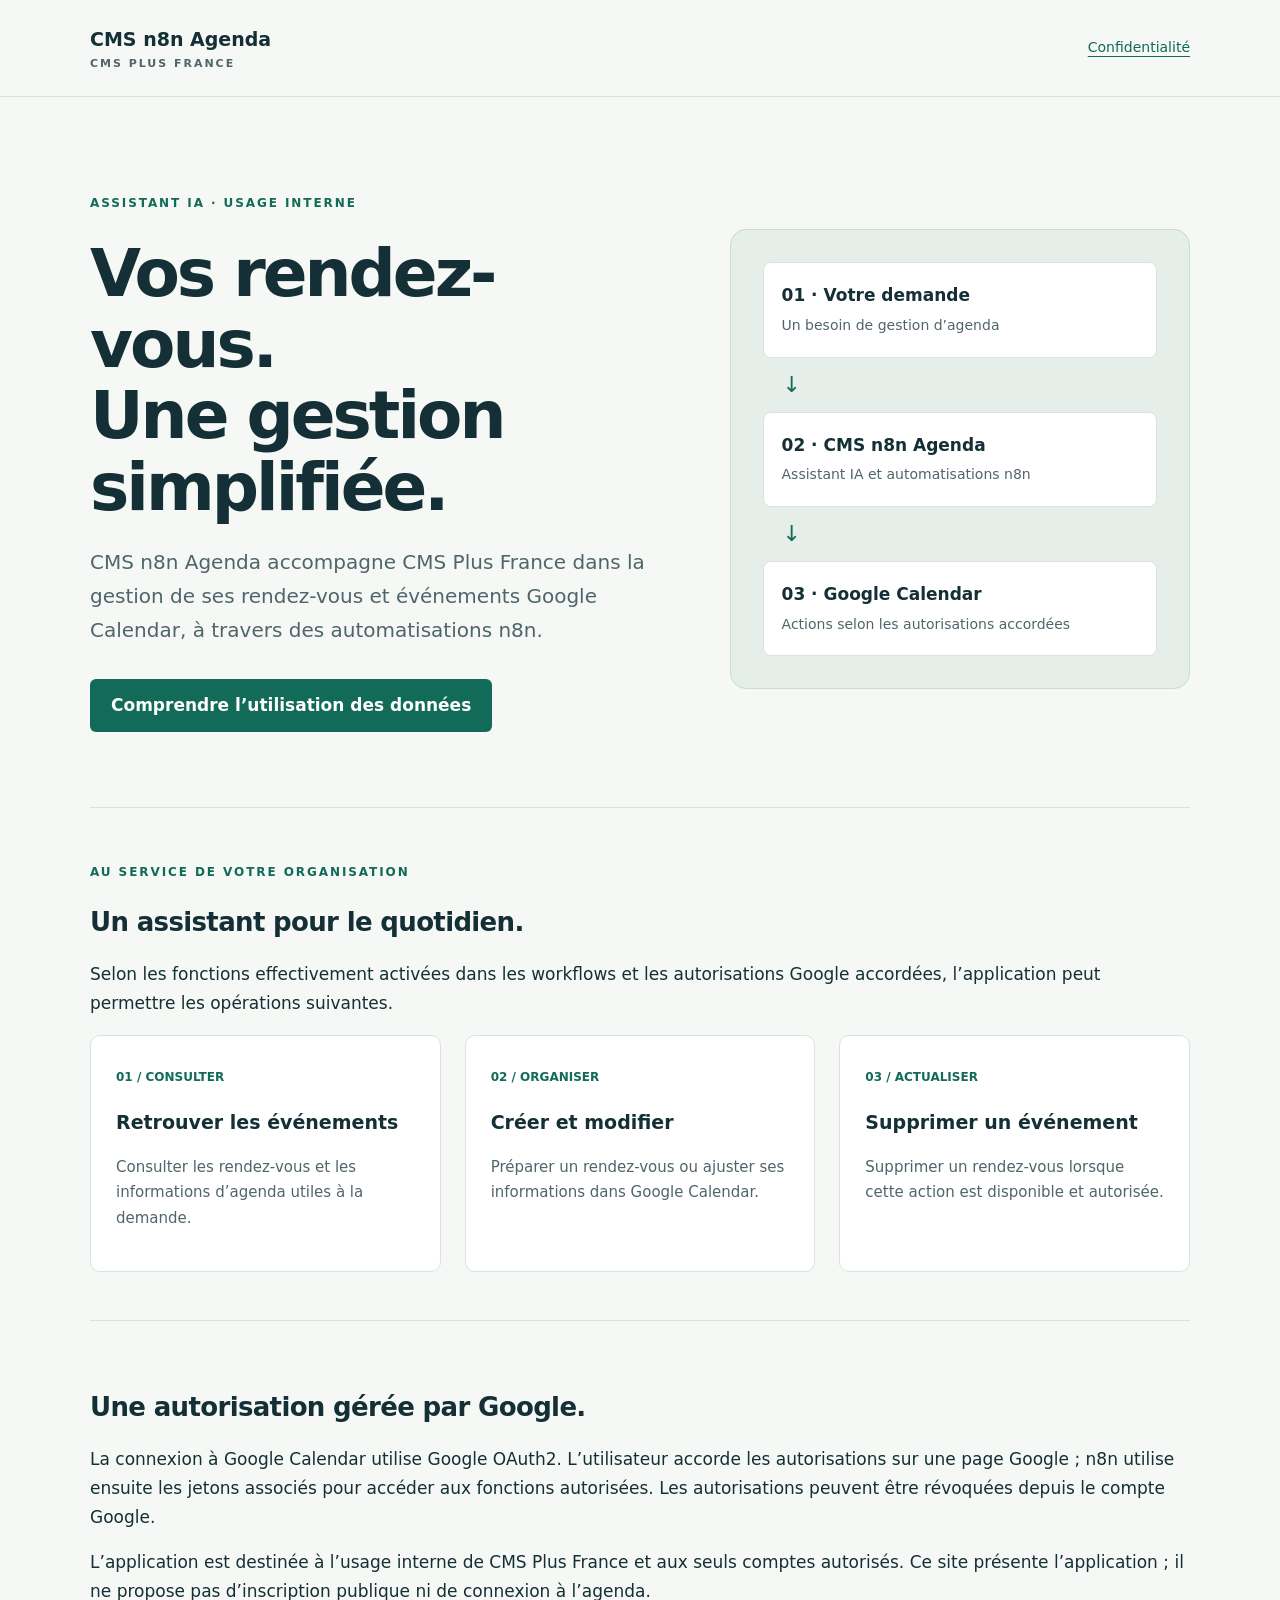
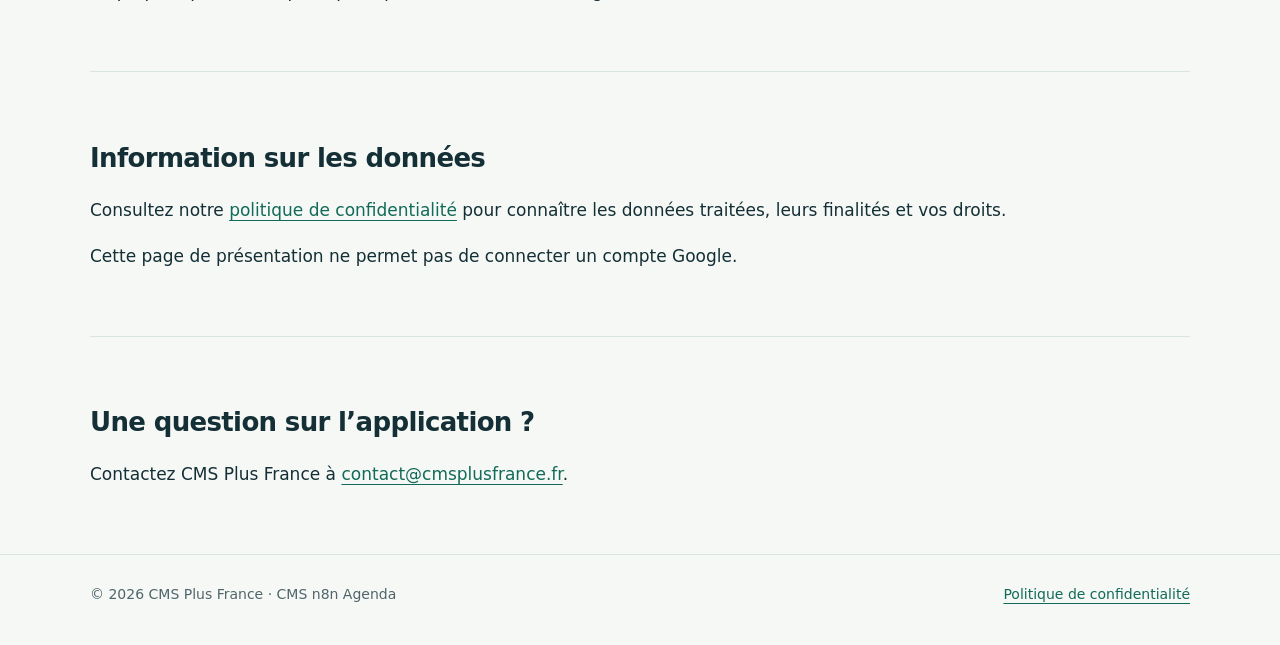
<file: index.html>
<!doctype html>
<html lang="fr">
<head><meta charset="utf-8"><meta name="viewport" content="width=device-width, initial-scale=1"><meta name="description" content="CMS n8n Agenda, assistant IA interne de CMS Plus France pour gérer les rendez-vous Google Calendar des comptes autorisés."><title>CMS n8n Agenda — CMS Plus France</title><link rel="stylesheet" href="styles.css"></head>
<body>
<a class="skip" href="#contenu">Aller au contenu</a>
<header><nav class="wrap" aria-label="Navigation principale"><a class="brand" href="index.html">CMS n8n Agenda<small>CMS Plus France</small></a><a href="/privacy.html">Confidentialité</a></nav></header>
<main id="contenu" class="wrap">
<section class="hero" aria-labelledby="titre"><div><span class="eyebrow">Assistant IA · Usage interne</span><h1 id="titre">Vos rendez-vous.<br>Une gestion simplifiée.</h1><p class="intro">CMS n8n Agenda accompagne CMS Plus France dans la gestion de ses rendez-vous et événements Google Calendar, à travers des automatisations n8n.</p><a class="button" href="/privacy.html">Comprendre l’utilisation des données</a></div><div class="diagram" aria-label="Fonctionnement : demande interne, automatisation n8n, Google Calendar"><div class="node"><strong>01 · Votre demande</strong><span>Un besoin de gestion d’agenda</span></div><div class="arrow" aria-hidden="true">↓</div><div class="node"><strong>02 · CMS n8n Agenda</strong><span>Assistant IA et automatisations n8n</span></div><div class="arrow" aria-hidden="true">↓</div><div class="node"><strong>03 · Google Calendar</strong><span>Actions selon les autorisations accordées</span></div></div></section>
<section class="section" aria-labelledby="fonctions"><span class="eyebrow">Au service de votre organisation</span><h2 id="fonctions">Un assistant pour le quotidien.</h2><p>Selon les fonctions effectivement activées dans les workflows et les autorisations Google accordées, l’application peut permettre les opérations suivantes.</p><div class="grid"><article class="card"><span class="number">01 / CONSULTER</span><h3>Retrouver les événements</h3><p>Consulter les rendez-vous et les informations d’agenda utiles à la demande.</p></article><article class="card"><span class="number">02 / ORGANISER</span><h3>Créer et modifier</h3><p>Préparer un rendez-vous ou ajuster ses informations dans Google Calendar.</p></article><article class="card"><span class="number">03 / ACTUALISER</span><h3>Supprimer un événement</h3><p>Supprimer un rendez-vous lorsque cette action est disponible et autorisée.</p></article></div></section>
<section class="section"><h2>Une autorisation gérée par Google.</h2><p>La connexion à Google Calendar utilise Google OAuth2. L’utilisateur accorde les autorisations sur une page Google ; n8n utilise ensuite les jetons associés pour accéder aux fonctions autorisées. Les autorisations peuvent être révoquées depuis le compte Google.</p><p>L’application est destinée à l’usage interne de CMS Plus France et aux seuls comptes autorisés. Ce site présente l’application ; il ne propose pas d’inscription publique ni de connexion à l’agenda.</p></section>
<section class="section" id="donnees"><h2>Information sur les données</h2><p>Consultez notre <a href="/privacy.html">politique de confidentialité</a> pour connaître les données traitées, leurs finalités et vos droits.</p><p>Cette page de présentation ne permet pas de connecter un compte Google.</p></section>
<section class="section"><h2>Une question sur l’application ?</h2><p>Contactez CMS Plus France à <a href="mailto:contact@cmsplusfrance.fr">contact@cmsplusfrance.fr</a>.</p></section>
</main><footer><div class="wrap footer-row"><span>© 2026 CMS Plus France · CMS n8n Agenda</span><a href="/privacy.html">Politique de confidentialité</a></div></footer>
</body></html>
</file>
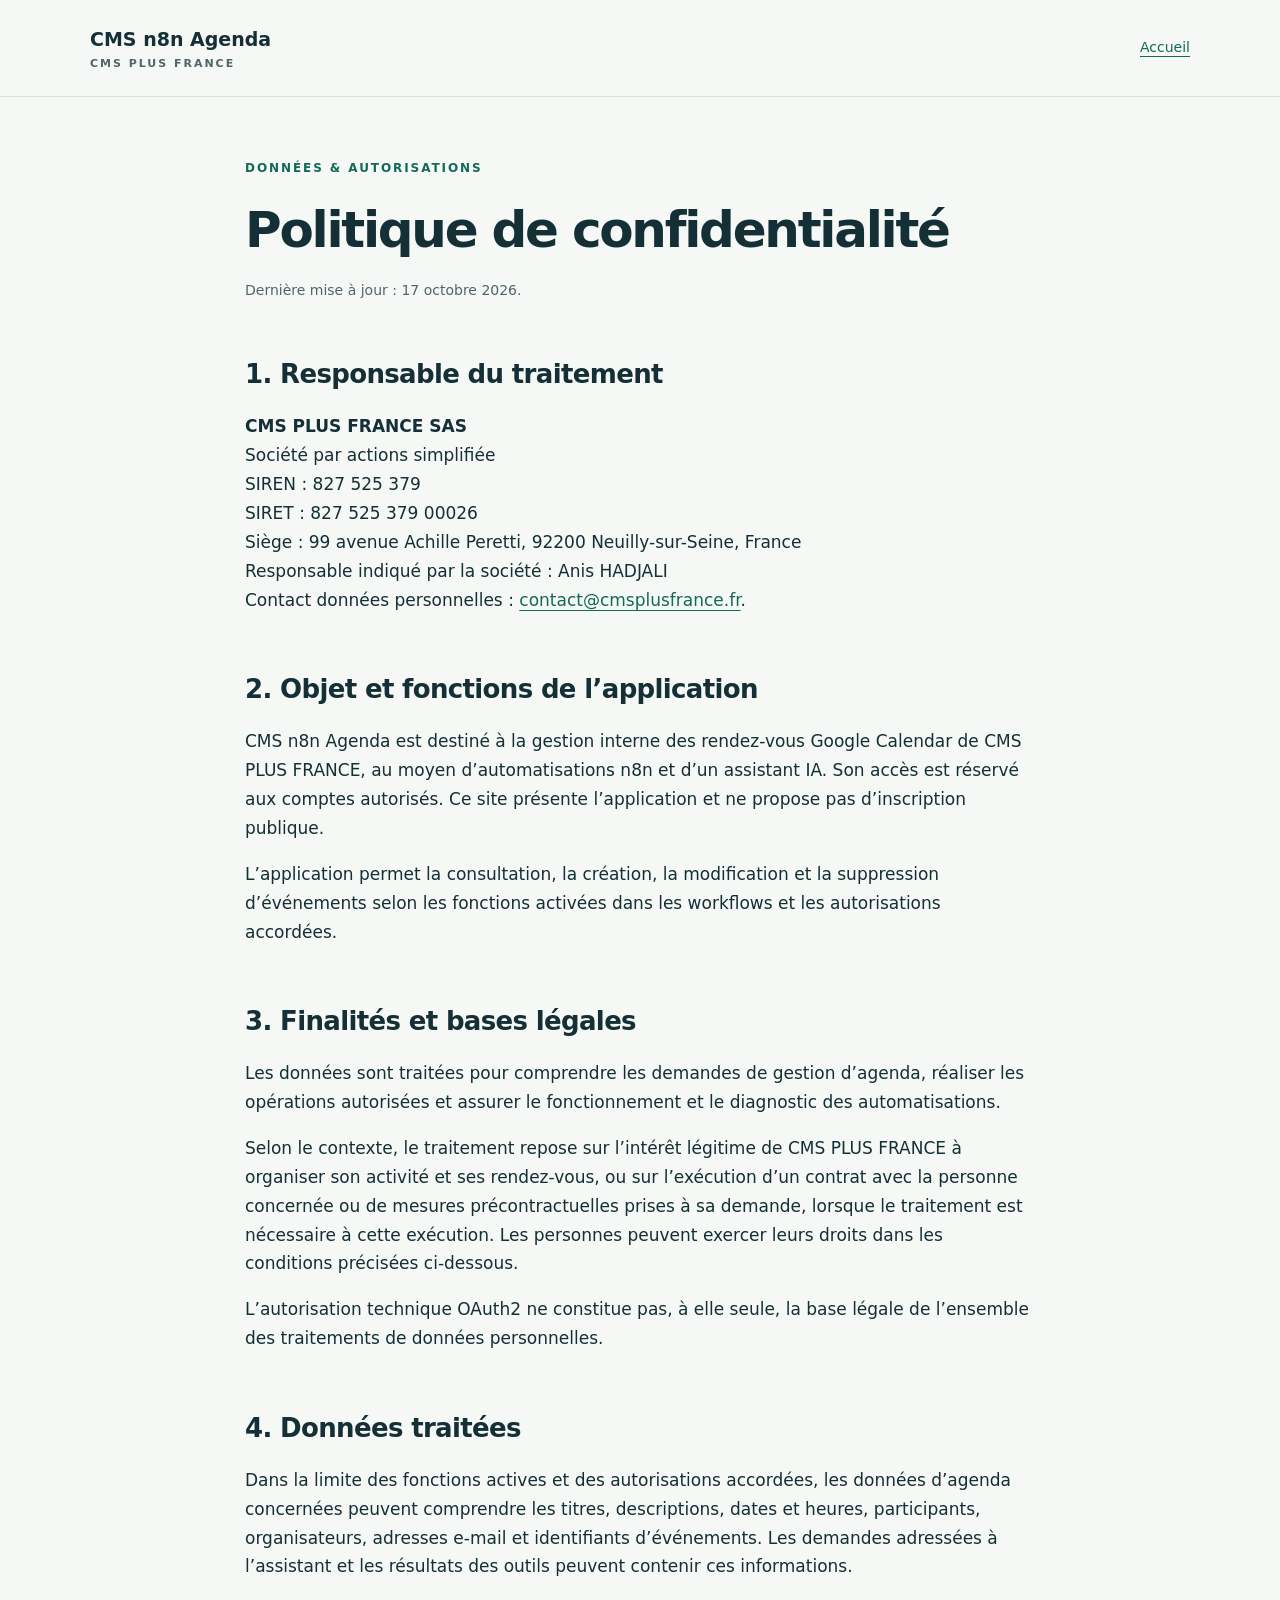
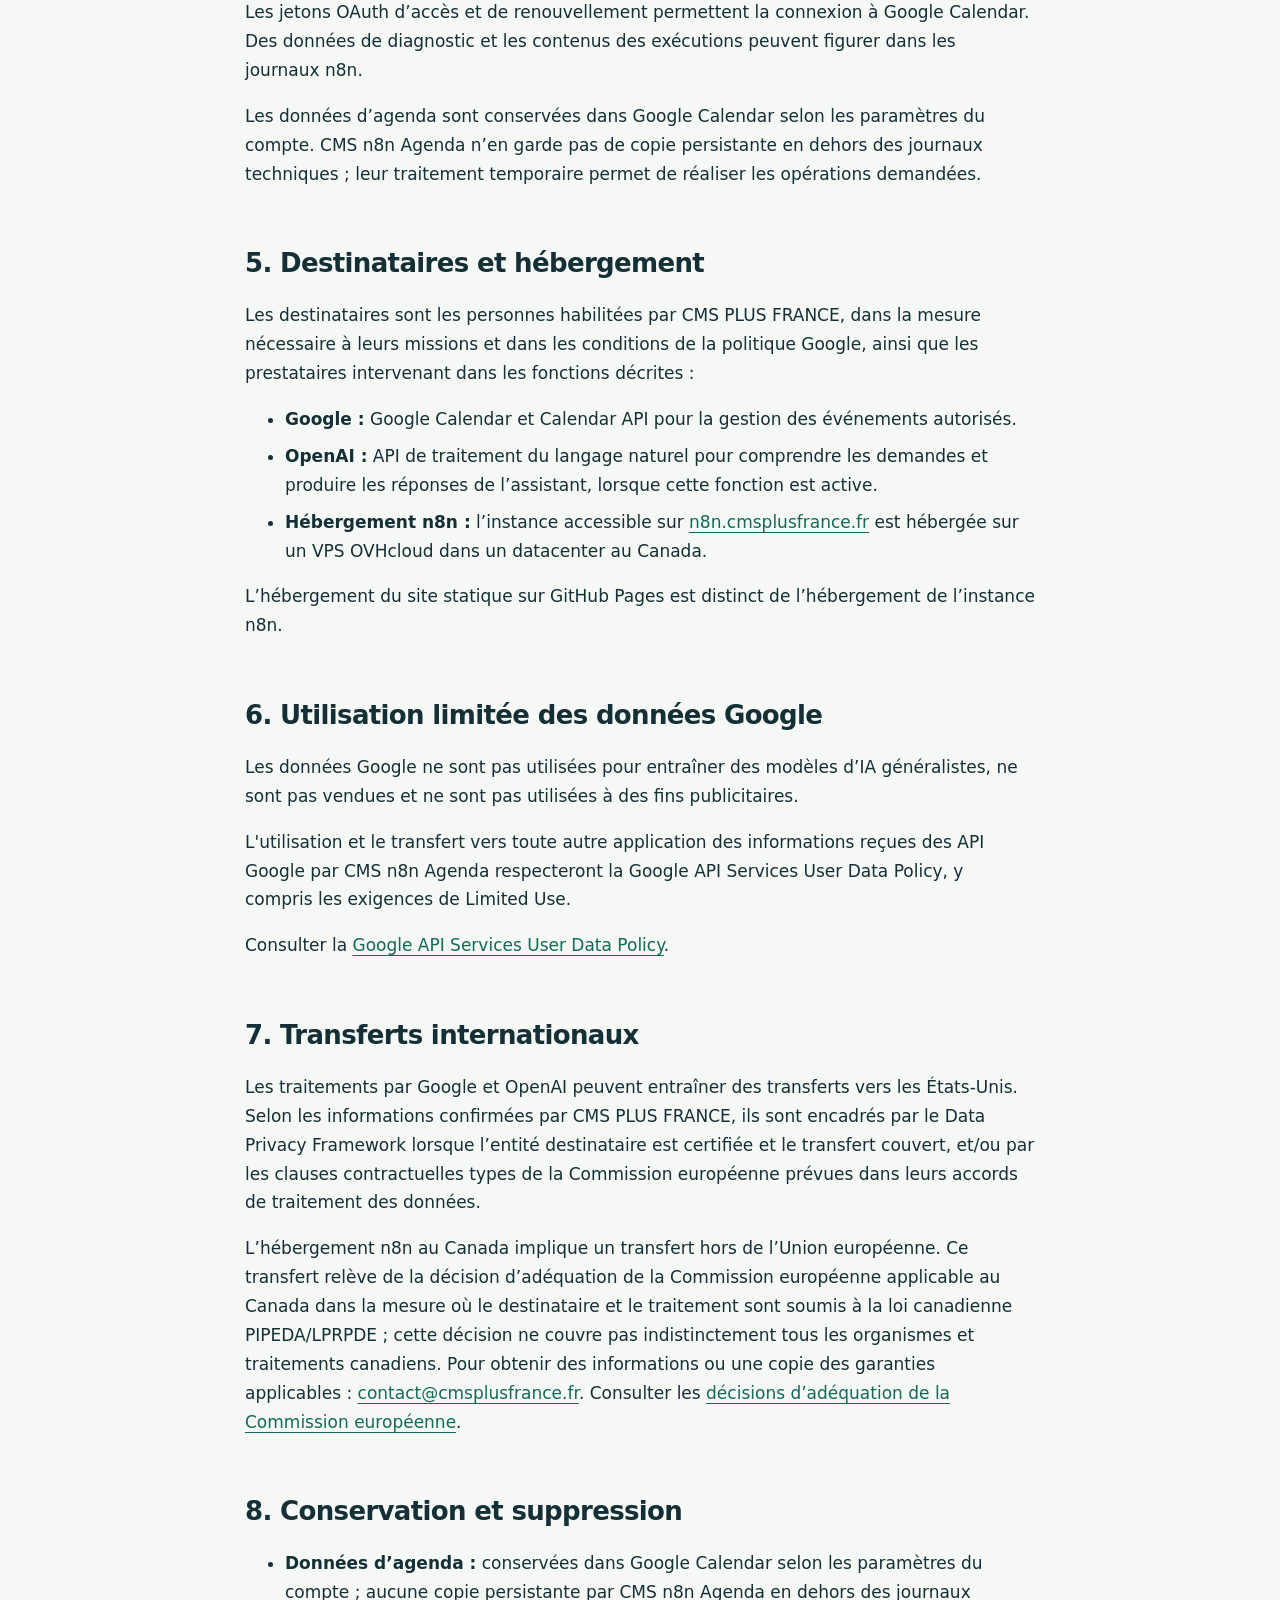
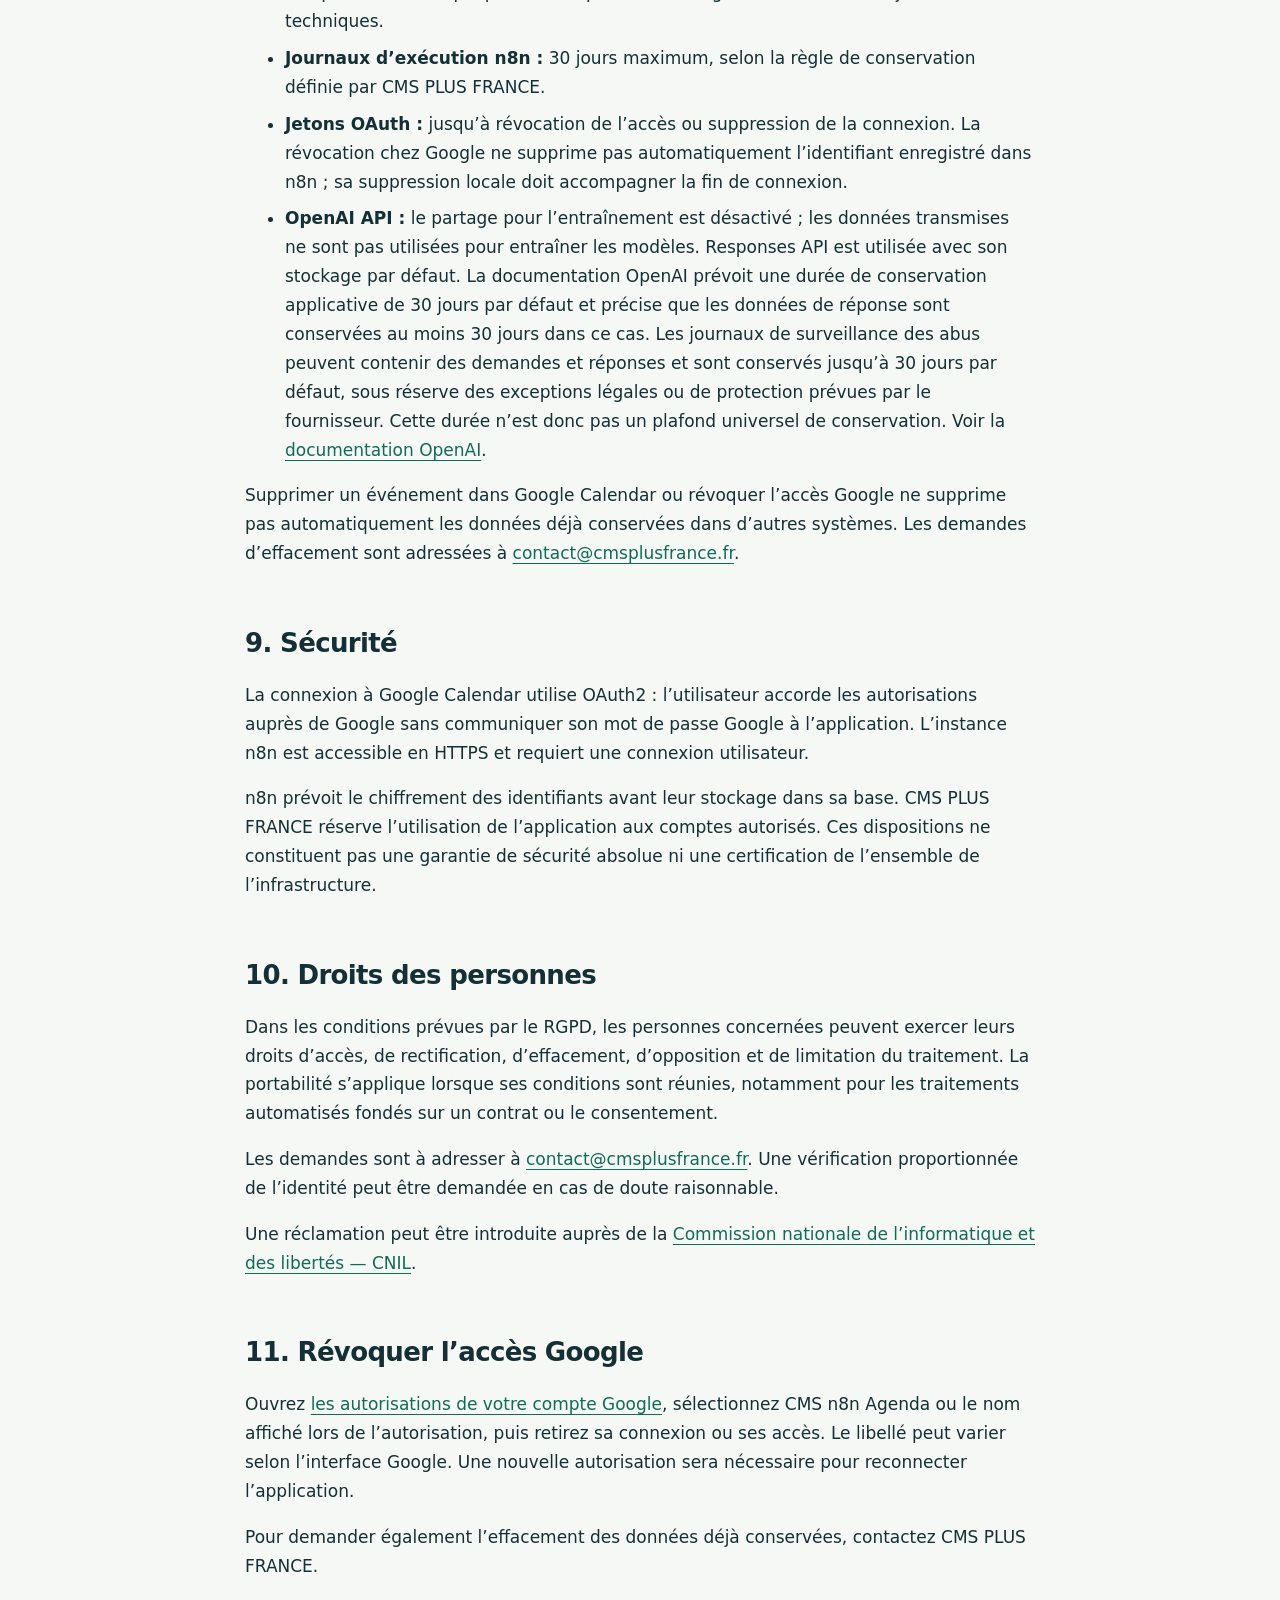
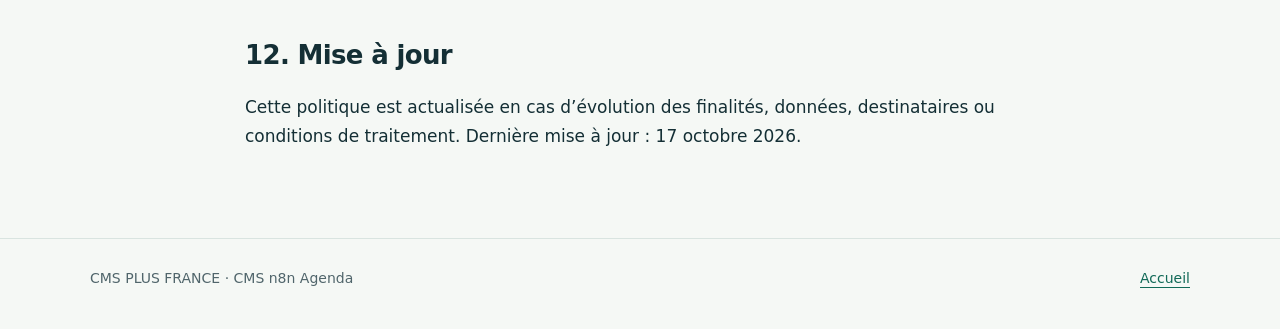
<file: privacy.html>
<!doctype html>
<html lang="fr">
<head>
<meta charset="utf-8">
<meta name="viewport" content="width=device-width, initial-scale=1">
<meta name="description" content="Politique de confidentialité de CMS n8n Agenda — CMS PLUS FRANCE SAS.">
<title>Confidentialité — CMS n8n Agenda</title>
<link rel="stylesheet" href="styles.css">
</head>
<body>
<a class="skip" href="#contenu">Aller au contenu</a>
<header><nav class="wrap" aria-label="Navigation principale"><a class="brand" href="index.html">CMS n8n Agenda<small>CMS PLUS FRANCE</small></a><a href="index.html">Accueil</a></nav></header>
<main id="contenu" class="wrap prose">
<span class="eyebrow">Données & autorisations</span>
<h1>Politique de confidentialité</h1>
<p class="meta">Dernière mise à jour : <time datetime="2026-10-17">17 octobre 2026</time>.</p>

<section><h2>1. Responsable du traitement</h2>
<p><strong>CMS PLUS FRANCE SAS</strong><br>
Société par actions simplifiée<br>
SIREN : 827 525 379<br>
SIRET : 827 525 379 00026<br>
Siège : 99 avenue Achille Peretti, 92200 Neuilly-sur-Seine, France<br>
Responsable indiqué par la société : Anis HADJALI<br>
Contact données personnelles : <a href="mailto:contact@cmsplusfrance.fr">contact@cmsplusfrance.fr</a>.</p>
</section>

<section><h2>2. Objet et fonctions de l’application</h2>
<p>CMS n8n Agenda est destiné à la gestion interne des rendez-vous Google Calendar de CMS PLUS FRANCE, au moyen d’automatisations n8n et d’un assistant IA. Son accès est réservé aux comptes autorisés. Ce site présente l’application et ne propose pas d’inscription publique.</p>
<p>L’application permet la consultation, la création, la modification et la suppression d’événements selon les fonctions activées dans les workflows et les autorisations accordées.</p>
</section>

<section><h2>3. Finalités et bases légales</h2>
<p>Les données sont traitées pour comprendre les demandes de gestion d’agenda, réaliser les opérations autorisées et assurer le fonctionnement et le diagnostic des automatisations.</p>
<p>Selon le contexte, le traitement repose sur l’intérêt légitime de CMS PLUS FRANCE à organiser son activité et ses rendez-vous, ou sur l’exécution d’un contrat avec la personne concernée ou de mesures précontractuelles prises à sa demande, lorsque le traitement est nécessaire à cette exécution. Les personnes peuvent exercer leurs droits dans les conditions précisées ci-dessous.</p>
<p>L’autorisation technique OAuth2 ne constitue pas, à elle seule, la base légale de l’ensemble des traitements de données personnelles.</p>
</section>

<section><h2>4. Données traitées</h2>
<p>Dans la limite des fonctions actives et des autorisations accordées, les données d’agenda concernées peuvent comprendre les titres, descriptions, dates et heures, participants, organisateurs, adresses e-mail et identifiants d’événements. Les demandes adressées à l’assistant et les résultats des outils peuvent contenir ces informations.</p>
<p>Les jetons OAuth d’accès et de renouvellement permettent la connexion à Google Calendar. Des données de diagnostic et les contenus des exécutions peuvent figurer dans les journaux n8n.</p>
<p>Les données d’agenda sont conservées dans Google Calendar selon les paramètres du compte. CMS n8n Agenda n’en garde pas de copie persistante en dehors des journaux techniques ; leur traitement temporaire permet de réaliser les opérations demandées.</p>
</section>

<section><h2>5. Destinataires et hébergement</h2>
<p>Les destinataires sont les personnes habilitées par CMS PLUS FRANCE, dans la mesure nécessaire à leurs missions et dans les conditions de la politique Google, ainsi que les prestataires intervenant dans les fonctions décrites :</p>
<ul>
<li><strong>Google :</strong> Google Calendar et Calendar API pour la gestion des événements autorisés.</li>
<li><strong>OpenAI :</strong> API de traitement du langage naturel pour comprendre les demandes et produire les réponses de l’assistant, lorsque cette fonction est active.</li>
<li><strong>Hébergement n8n :</strong> l’instance accessible sur <a href="https://n8n.cmsplusfrance.fr">n8n.cmsplusfrance.fr</a> est hébergée sur un VPS OVHcloud dans un datacenter au Canada.</li>
</ul>
<p>L’hébergement du site statique sur GitHub Pages est distinct de l’hébergement de l’instance n8n.</p>
</section>

<section><h2>6. Utilisation limitée des données Google</h2>
<p>Les données Google ne sont pas utilisées pour entraîner des modèles d’IA généralistes, ne sont pas vendues et ne sont pas utilisées à des fins publicitaires.</p>
<p>L'utilisation et le transfert vers toute autre application des informations reçues des API Google par CMS n8n Agenda respecteront la Google API Services User Data Policy, y compris les exigences de Limited Use.</p>
<p>Consulter la <a href="https://developers.google.com/terms/api-services-user-data-policy">Google API Services User Data Policy</a>.</p>
</section>

<section><h2>7. Transferts internationaux</h2>
<p>Les traitements par Google et OpenAI peuvent entraîner des transferts vers les États-Unis. Selon les informations confirmées par CMS PLUS FRANCE, ils sont encadrés par le Data Privacy Framework lorsque l’entité destinataire est certifiée et le transfert couvert, et/ou par les clauses contractuelles types de la Commission européenne prévues dans leurs accords de traitement des données.</p>
<p>L’hébergement n8n au Canada implique un transfert hors de l’Union européenne. Ce transfert relève de la décision d’adéquation de la Commission européenne applicable au Canada dans la mesure où le destinataire et le traitement sont soumis à la loi canadienne PIPEDA/LPRPDE ; cette décision ne couvre pas indistinctement tous les organismes et traitements canadiens. Pour obtenir des informations ou une copie des garanties applicables : <a href="mailto:contact@cmsplusfrance.fr">contact@cmsplusfrance.fr</a>. Consulter les <a href="https://commission.europa.eu/law/law-topic/data-protection/international-dimension-data-protection/adequacy-decisions_en">décisions d’adéquation de la Commission européenne</a>.</p>
</section>

<section><h2>8. Conservation et suppression</h2>
<ul>
<li><strong>Données d’agenda :</strong> conservées dans Google Calendar selon les paramètres du compte ; aucune copie persistante par CMS n8n Agenda en dehors des journaux techniques.</li>
<li><strong>Journaux d’exécution n8n :</strong> 30 jours maximum, selon la règle de conservation définie par CMS PLUS FRANCE.</li>
<li><strong>Jetons OAuth :</strong> jusqu’à révocation de l’accès ou suppression de la connexion. La révocation chez Google ne supprime pas automatiquement l’identifiant enregistré dans n8n ; sa suppression locale doit accompagner la fin de connexion.</li>
<li><strong>OpenAI API :</strong> le partage pour l’entraînement est désactivé ; les données transmises ne sont pas utilisées pour entraîner les modèles. Responses API est utilisée avec son stockage par défaut. La documentation OpenAI prévoit une durée de conservation applicative de 30 jours par défaut et précise que les données de réponse sont conservées au moins 30 jours dans ce cas. Les journaux de surveillance des abus peuvent contenir des demandes et réponses et sont conservés jusqu’à 30 jours par défaut, sous réserve des exceptions légales ou de protection prévues par le fournisseur. Cette durée n’est donc pas un plafond universel de conservation. Voir la <a href="https://developers.openai.com/api/docs/guides/your-data">documentation OpenAI</a>.</li>
</ul>
<p>Supprimer un événement dans Google Calendar ou révoquer l’accès Google ne supprime pas automatiquement les données déjà conservées dans d’autres systèmes. Les demandes d’effacement sont adressées à <a href="mailto:contact@cmsplusfrance.fr">contact@cmsplusfrance.fr</a>.</p>
</section>

<section><h2>9. Sécurité</h2>
<p>La connexion à Google Calendar utilise OAuth2 : l’utilisateur accorde les autorisations auprès de Google sans communiquer son mot de passe Google à l’application. L’instance n8n est accessible en HTTPS et requiert une connexion utilisateur.</p>
<p>n8n prévoit le chiffrement des identifiants avant leur stockage dans sa base. CMS PLUS FRANCE réserve l’utilisation de l’application aux comptes autorisés. Ces dispositions ne constituent pas une garantie de sécurité absolue ni une certification de l’ensemble de l’infrastructure.</p>
</section>

<section><h2>10. Droits des personnes</h2>
<p>Dans les conditions prévues par le RGPD, les personnes concernées peuvent exercer leurs droits d’accès, de rectification, d’effacement, d’opposition et de limitation du traitement. La portabilité s’applique lorsque ses conditions sont réunies, notamment pour les traitements automatisés fondés sur un contrat ou le consentement.</p>
<p>Les demandes sont à adresser à <a href="mailto:contact@cmsplusfrance.fr">contact@cmsplusfrance.fr</a>. Une vérification proportionnée de l’identité peut être demandée en cas de doute raisonnable.</p>
<p>Une réclamation peut être introduite auprès de la <a href="https://www.cnil.fr">Commission nationale de l’informatique et des libertés — CNIL</a>.</p>
</section>

<section><h2>11. Révoquer l’accès Google</h2>
<p>Ouvrez <a href="https://myaccount.google.com/permissions">les autorisations de votre compte Google</a>, sélectionnez CMS n8n Agenda ou le nom affiché lors de l’autorisation, puis retirez sa connexion ou ses accès. Le libellé peut varier selon l’interface Google. Une nouvelle autorisation sera nécessaire pour reconnecter l’application.</p>
<p>Pour demander également l’effacement des données déjà conservées, contactez CMS PLUS FRANCE.</p>
</section>

<section><h2>12. Mise à jour</h2>
<p>Cette politique est actualisée en cas d’évolution des finalités, données, destinataires ou conditions de traitement. Dernière mise à jour : 17 octobre 2026.</p>
</section>
</main>
<footer><div class="wrap footer-row"><span>CMS PLUS FRANCE · CMS n8n Agenda</span><a href="index.html">Accueil</a></div></footer>
</body>
</html>
</file>
<file: styles.css>
:root{color-scheme:light;--ink:#142f35;--muted:#50656b;--accent:#126a58;--line:#d9e4e0;--paper:#f5f8f5}*{box-sizing:border-box}body{margin:0;background:var(--paper);color:var(--ink);font:17px/1.7 system-ui,-apple-system,BlinkMacSystemFont,"Segoe UI",sans-serif}a{color:var(--accent);text-underline-offset:4px}a:hover{color:#084638}a:focus-visible{outline:3px solid #cf873a;outline-offset:5px}.wrap{width:min(1100px,calc(100% - 48px));margin:auto}.skip{position:absolute;left:20px;top:-100px;background:white;padding:12px;z-index:2}.skip:focus{top:10px}header{border-bottom:1px solid var(--line)}nav{display:flex;align-items:center;justify-content:space-between;gap:24px;min-height:96px}.brand{font-size:19px;font-weight:750;color:var(--ink);text-decoration:none}.brand small{display:block;font-size:11px;letter-spacing:.18em;text-transform:uppercase;font-weight:600;color:var(--muted)}nav>a:last-child{font-size:14px}.hero{display:grid;grid-template-columns:1.25fr 1fr;gap:64px;align-items:center;padding:90px 0 75px}.eyebrow{font-size:12px;font-weight:750;letter-spacing:.16em;text-transform:uppercase;color:var(--accent)}h1{font-size:clamp(36px,5.4vw,66px);line-height:1.08;letter-spacing:-.045em;margin:22px 0}h2{font-size:26px;line-height:1.25;letter-spacing:-.025em}h3{font-size:19px;line-height:1.4}.intro{font-size:20px;color:var(--muted)}.button{display:inline-block;padding:12px 21px;background:var(--accent);color:white;border-radius:6px;text-decoration:none;font-weight:650;margin-top:12px}.button:hover{background:#084638;color:white}.diagram{background:#e5eee8;border:1px solid #c9dcd1;border-radius:16px;padding:32px}.diagram .node{background:white;border:1px solid var(--line);border-radius:8px;padding:18px}.node strong{display:block}.node span{font-size:14px;color:var(--muted)}.arrow{padding:8px 20px;color:var(--accent);font-size:22px}.section{padding:48px 0;border-top:1px solid var(--line)}.grid{display:grid;grid-template-columns:repeat(3,1fr);gap:24px}.card{padding:25px;background:white;border:1px solid var(--line);border-radius:10px}.card p{color:var(--muted);font-size:15px}.number{font-size:12px;color:var(--accent);font-weight:750}.note{border-left:4px solid #bb7b27;background:#fff5df;padding:20px 24px;border-radius:4px}.prose{max-width:790px;padding:55px 0 70px}.prose h1{font-size:clamp(34px,5vw,50px)}.prose section{padding-top:20px}.prose li{margin:8px 0}.meta{font-size:14px;color:var(--muted)}footer{border-top:1px solid var(--line);padding:28px 0 38px;font-size:14px;color:var(--muted)}.footer-row{display:flex;justify-content:space-between;gap:20px;flex-wrap:wrap}@media(max-width:760px){.wrap{width:calc(100% - 36px)}nav{min-height:90px;gap:16px}.brand{font-size:16px}nav>a:last-child{font-size:12px}.hero{grid-template-columns:1fr;gap:32px;padding:48px 0}.grid{grid-template-columns:1fr}.diagram{padding:24px}.section{padding:32px 0}.intro{font-size:18px}}
</file>
